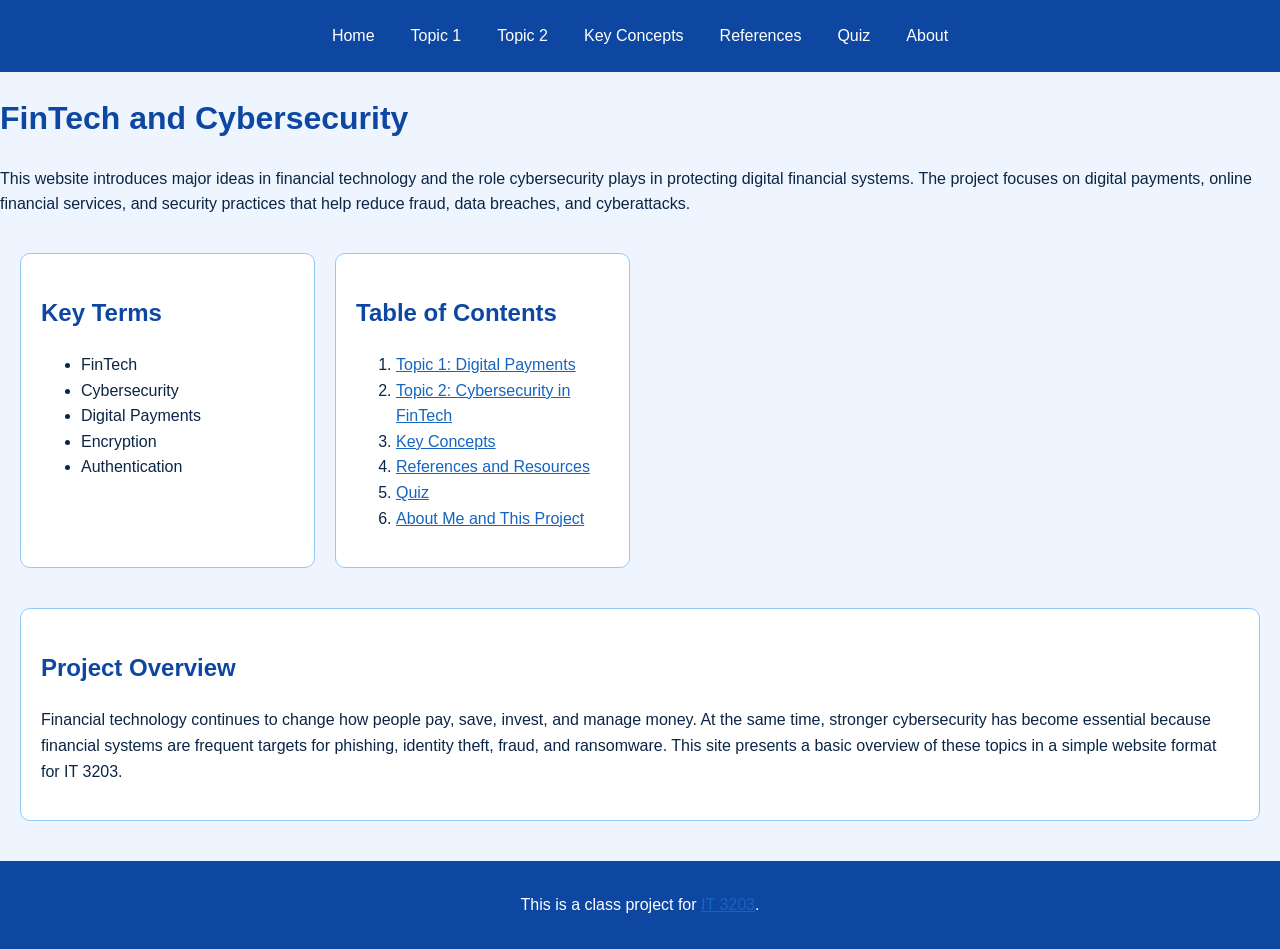
<file: index.html>
<!DOCTYPE html>
<html lang="en">
<head>
  <meta charset="UTF-8">
  <meta name="viewport" content="width=device-width, initial-scale=1.0">
  <title>FinTech and Cybersecurity | Home</title>
  <link rel="stylesheet" href="style.css">
</head>
<body>
  <!-- Main navigation menu -->
 <nav>
  <a href="index.html">Home</a>
  <a href="topic1.html">Topic 1</a>
  <a href="topic2.html">Topic 2</a>
  <a href="concepts.html">Key Concepts</a>
  <a href="references.html">References</a>
  <a href="quiz.html">Quiz</a>
  <a href="about.html">About</a>
</nav>

  <!-- Homepage header -->
  <header id="main">
    <h1>FinTech and Cybersecurity</h1>
    <p>
      This website introduces major ideas in financial technology and the role
      cybersecurity plays in protecting digital financial systems. The project
      focuses on digital payments, online financial services, and security
      practices that help reduce fraud, data breaches, and cyberattacks.
    </p>
  </header>

  <main class="page-grid">
    <!-- Key terms section -->
    <section class="card">
      <h2>Key Terms</h2>
      <ul>
        <li>FinTech</li>
        <li>Cybersecurity</li>
        <li>Digital Payments</li>
        <li>Encryption</li>
        <li>Authentication</li>
      </ul>
    </section>

    <!-- Table of contents section -->
    <section class="card">
      <h2>Table of Contents</h2>
      <ol>
        <li><a href="topic1.html">Topic 1: Digital Payments</a></li>
        <li><a href="topic2.html">Topic 2: Cybersecurity in FinTech</a></li>
        <li><a href="concepts.html">Key Concepts</a></li>
        <li><a href="references.html">References and Resources</a></li>
        <li><a href="quiz.html">Quiz</a></li>
        <li><a href="about.html">About Me and This Project</a></li>
      </ol>
    </section>

    <!-- Project summary section -->
    <section class="card wide-card">
      <h2>Project Overview</h2>
      <p>
        Financial technology continues to change how people pay, save, invest,
        and manage money. At the same time, stronger cybersecurity has become
        essential because financial systems are frequent targets for phishing,
        identity theft, fraud, and ransomware. This site presents a basic
        overview of these topics in a simple website format for IT 3203.
      </p>
    </section>
  </main>

  <!-- Class project footer -->
  <footer>
    <p>
      This is a class project for
      <a href="https://ksuweb.github.io/IT3203/" target="_blank">IT 3203</a>.
    </p>
  </footer>
</body>
</html>
</file>
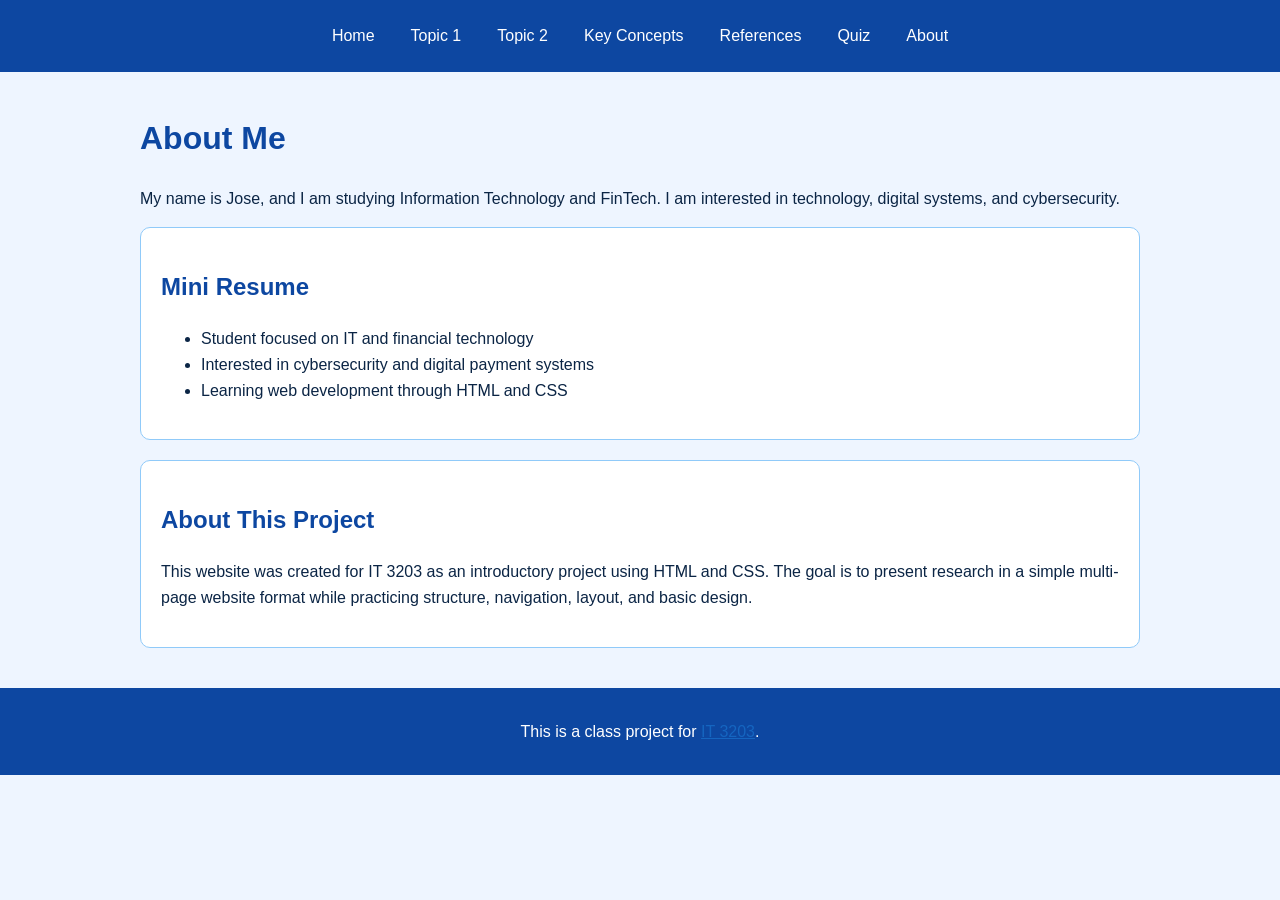
<file: about.html>
<!DOCTYPE html>
<html lang="en">
<head>
  <meta charset="UTF-8">
  <meta name="viewport" content="width=device-width, initial-scale=1.0">
  <title>About Me</title>
  <link rel="stylesheet" href="style.css">
</head>
<body>
  <!-- Main navigation menu -->
  <nav>
    <a href="index.html">Home</a>
    <a href="topic1.html">Topic 1</a>
    <a href="topic2.html">Topic 2</a>
    <a href="concepts.html">Key Concepts</a>
    <a href="references.html">References</a>
    <a href="quiz.html">Quiz</a>
    <a href="about.html">About</a>
  </nav>

  <main class="content-page">
    <header id="main">
      <h1>About Me</h1>
      <p>
        My name is Jose, and I am studying Information Technology and FinTech.
        I am interested in technology, digital systems, and cybersecurity.
      </p>
    </header>

    <section class="card">
      <h2>Mini Resume</h2>
      <ul>
        <li>Student focused on IT and financial technology</li>
        <li>Interested in cybersecurity and digital payment systems</li>
        <li>Learning web development through HTML and CSS</li>
      </ul>
    </section>

    <section class="card">
      <h2>About This Project</h2>
      <p>
        This website was created for IT 3203 as an introductory project using
        HTML and CSS. The goal is to present research in a simple multi-page
        website format while practicing structure, navigation, layout, and basic
        design.
      </p>
    </section>
  </main>

  <!-- Class project footer -->
  <footer>
    <p>
      This is a class project for
      <a href="https://ksuweb.github.io/IT3203/" target="_blank">IT 3203</a>.
    </p>
  </footer>
</body>
</html>
</file>
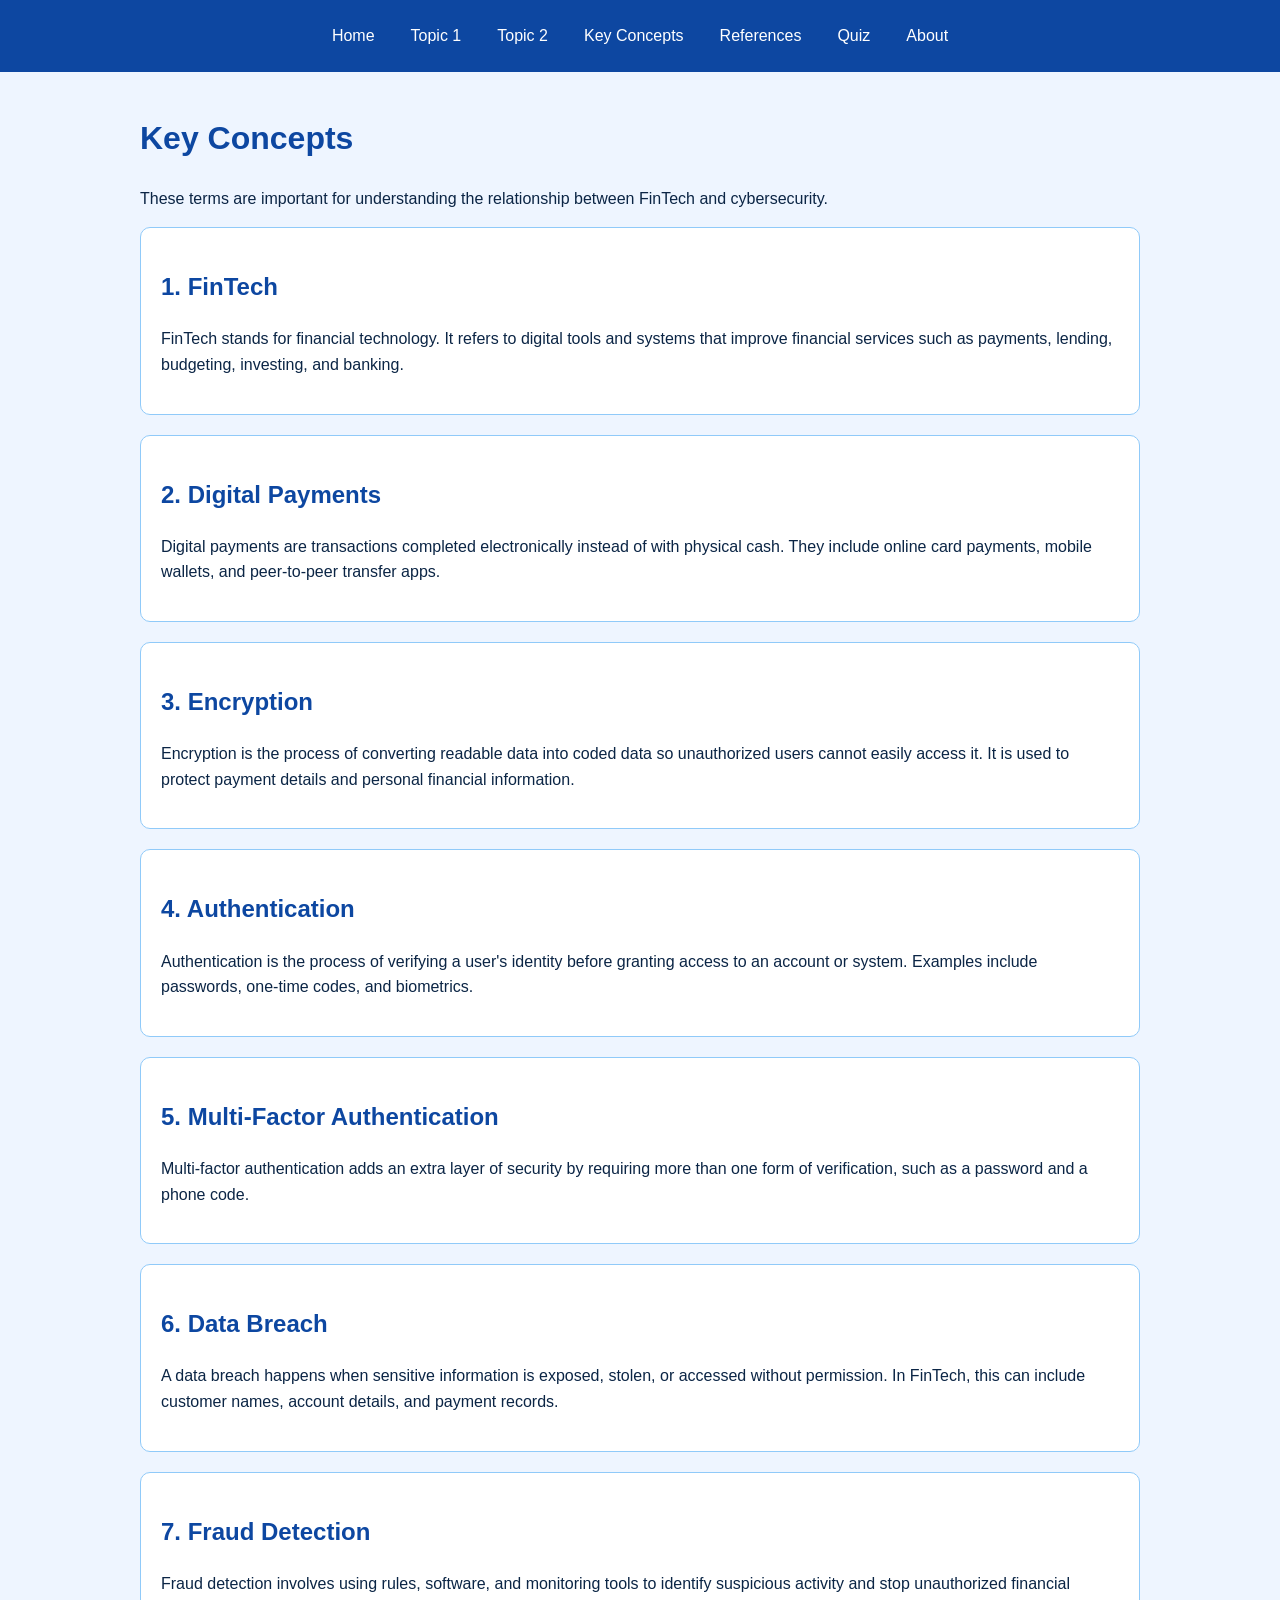
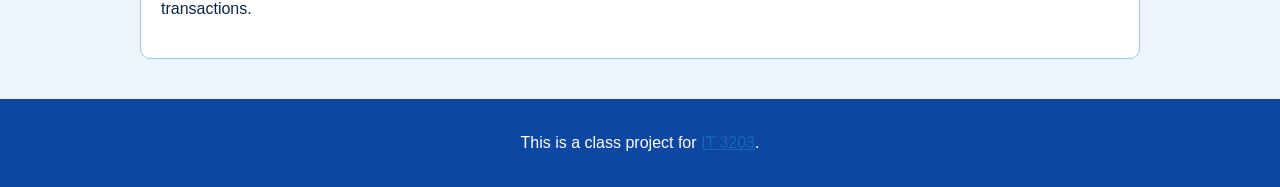
<file: concepts.html>
<!DOCTYPE html>
<html lang="en">
<head>
  <meta charset="UTF-8">
  <meta name="viewport" content="width=device-width, initial-scale=1.0">
  <title>Key Concepts</title>
  <link rel="stylesheet" href="style.css">
</head>
<body>
  <!-- Main navigation menu -->
  <nav>
    <a href="index.html">Home</a>
    <a href="topic1.html">Topic 1</a>
    <a href="topic2.html">Topic 2</a>
    <a href="concepts.html">Key Concepts</a>
    <a href="references.html">References</a>
    <a href="quiz.html">Quiz</a>
    <a href="about.html">About</a>
  </nav>

  <main class="content-page">
    <header id="main">
      <h1>Key Concepts</h1>
      <p>
        These terms are important for understanding the relationship between
        FinTech and cybersecurity.
      </p>
    </header>

    <section class="card">
      <h2>1. FinTech</h2>
      <p>
        FinTech stands for financial technology. It refers to digital tools and
        systems that improve financial services such as payments, lending,
        budgeting, investing, and banking.
      </p>
    </section>

    <section class="card">
      <h2>2. Digital Payments</h2>
      <p>
        Digital payments are transactions completed electronically instead of
        with physical cash. They include online card payments, mobile wallets,
        and peer-to-peer transfer apps.
      </p>
    </section>

    <section class="card">
      <h2>3. Encryption</h2>
      <p>
        Encryption is the process of converting readable data into coded data so
        unauthorized users cannot easily access it. It is used to protect
        payment details and personal financial information.
      </p>
    </section>

    <section class="card">
      <h2>4. Authentication</h2>
      <p>
        Authentication is the process of verifying a user's identity before
        granting access to an account or system. Examples include passwords,
        one-time codes, and biometrics.
      </p>
    </section>

    <section class="card">
      <h2>5. Multi-Factor Authentication</h2>
      <p>
        Multi-factor authentication adds an extra layer of security by requiring
        more than one form of verification, such as a password and a phone code.
      </p>
    </section>

    <section class="card">
      <h2>6. Data Breach</h2>
      <p>
        A data breach happens when sensitive information is exposed, stolen, or
        accessed without permission. In FinTech, this can include customer names,
        account details, and payment records.
      </p>
    </section>

    <section class="card">
      <h2>7. Fraud Detection</h2>
      <p>
        Fraud detection involves using rules, software, and monitoring tools to
        identify suspicious activity and stop unauthorized financial transactions.
      </p>
    </section>
  </main>

  <!-- Class project footer -->
  <footer>
    <p>
      This is a class project for
      <a href="https://ksuweb.github.io/IT3203/" target="_blank">IT 3203</a>.
    </p>
  </footer>
</body>
</html>
</file>
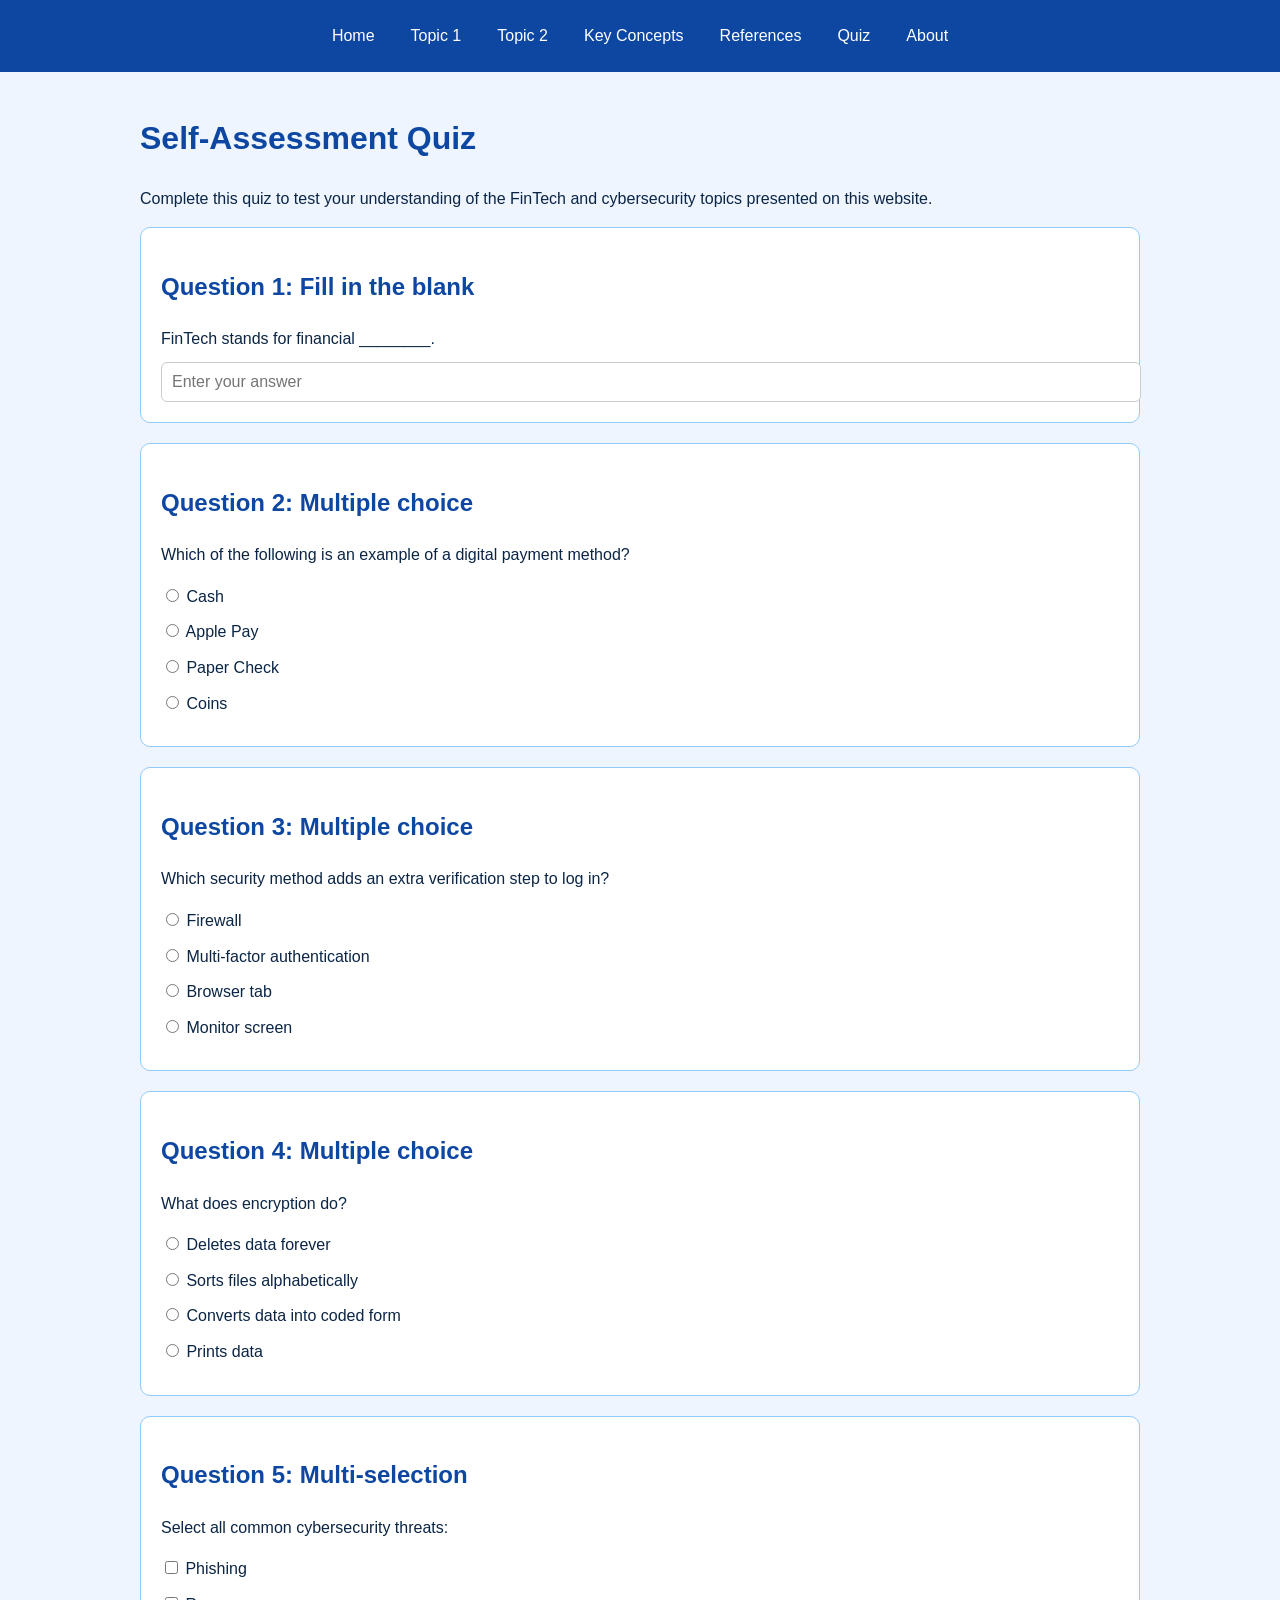
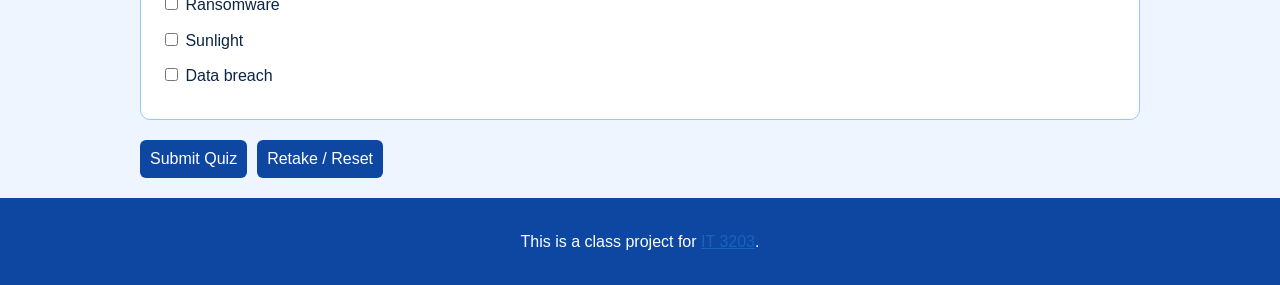
<file: quiz.html>
<!DOCTYPE html>
<html lang="en">
<head>
  <meta charset="UTF-8">
  <meta name="viewport" content="width=device-width, initial-scale=1.0">
  <title>Quiz | FinTech and Cybersecurity</title>
  <link rel="stylesheet" href="style.css">
</head>
<body>
  <!-- Main navigation menu -->
  <nav>
    <a href="index.html">Home</a>
    <a href="topic1.html">Topic 1</a>
    <a href="topic2.html">Topic 2</a>
    <a href="concepts.html">Key Concepts</a>
    <a href="references.html">References</a>
    <a href="quiz.html">Quiz</a>
    <a href="about.html">About</a>
  </nav>

  <main class="content-page">
    <header id="main">
      <h1>Self-Assessment Quiz</h1>
      <p>
        Complete this quiz to test your understanding of the FinTech and
        cybersecurity topics presented on this website.
      </p>
    </header>

    <!-- Quiz form -->
    <form id="quizForm" class="quiz-form">
      <section class="card">
        <h2>Question 1: Fill in the blank</h2>
        <label for="q1">
          FinTech stands for financial ________.
        </label>
        <input type="text" id="q1" name="q1" placeholder="Enter your answer">
      </section>

      <section class="card">
        <h2>Question 2: Multiple choice</h2>
        <p>Which of the following is an example of a digital payment method?</p>
        <label><input type="radio" name="q2" value="cash"> Cash</label>
        <label><input type="radio" name="q2" value="applepay"> Apple Pay</label>
        <label><input type="radio" name="q2" value="check"> Paper Check</label>
        <label><input type="radio" name="q2" value="coins"> Coins</label>
      </section>

      <section class="card">
        <h2>Question 3: Multiple choice</h2>
        <p>Which security method adds an extra verification step to log in?</p>
        <label><input type="radio" name="q3" value="firewall"> Firewall</label>
        <label><input type="radio" name="q3" value="multifactor"> Multi-factor authentication</label>
        <label><input type="radio" name="q3" value="browser"> Browser tab</label>
        <label><input type="radio" name="q3" value="monitor"> Monitor screen</label>
      </section>

      <section class="card">
        <h2>Question 4: Multiple choice</h2>
        <p>What does encryption do?</p>
        <label><input type="radio" name="q4" value="delete"> Deletes data forever</label>
        <label><input type="radio" name="q4" value="sort"> Sorts files alphabetically</label>
        <label><input type="radio" name="q4" value="protect"> Converts data into coded form</label>
        <label><input type="radio" name="q4" value="print"> Prints data</label>
      </section>

      <section class="card">
        <h2>Question 5: Multi-selection</h2>
        <p>Select all common cybersecurity threats:</p>
        <label><input type="checkbox" name="q5" value="phishing"> Phishing</label>
        <label><input type="checkbox" name="q5" value="ransomware"> Ransomware</label>
        <label><input type="checkbox" name="q5" value="sunlight"> Sunlight</label>
        <label><input type="checkbox" name="q5" value="databreach"> Data breach</label>
      </section>

      <div class="quiz-buttons">
        <button type="button" onclick="gradeQuiz()">Submit Quiz</button>
        <button type="reset" onclick="resetQuiz()">Retake / Reset</button>
      </div>
    </form>

    <!-- Results shown here -->
    <section id="results" class="card results-box hidden">
      <h2>Quiz Results</h2>
      <div id="summary"></div>
      <div id="details"></div>
    </section>
  </main>

  <footer>
    <p>
      This is a class project for
      <a href="https://ksuweb.github.io/IT3203/" target="_blank">IT 3203</a>.
    </p>
  </footer>

  <script src="quiz.js"></script>
</body>
</html>
</file>
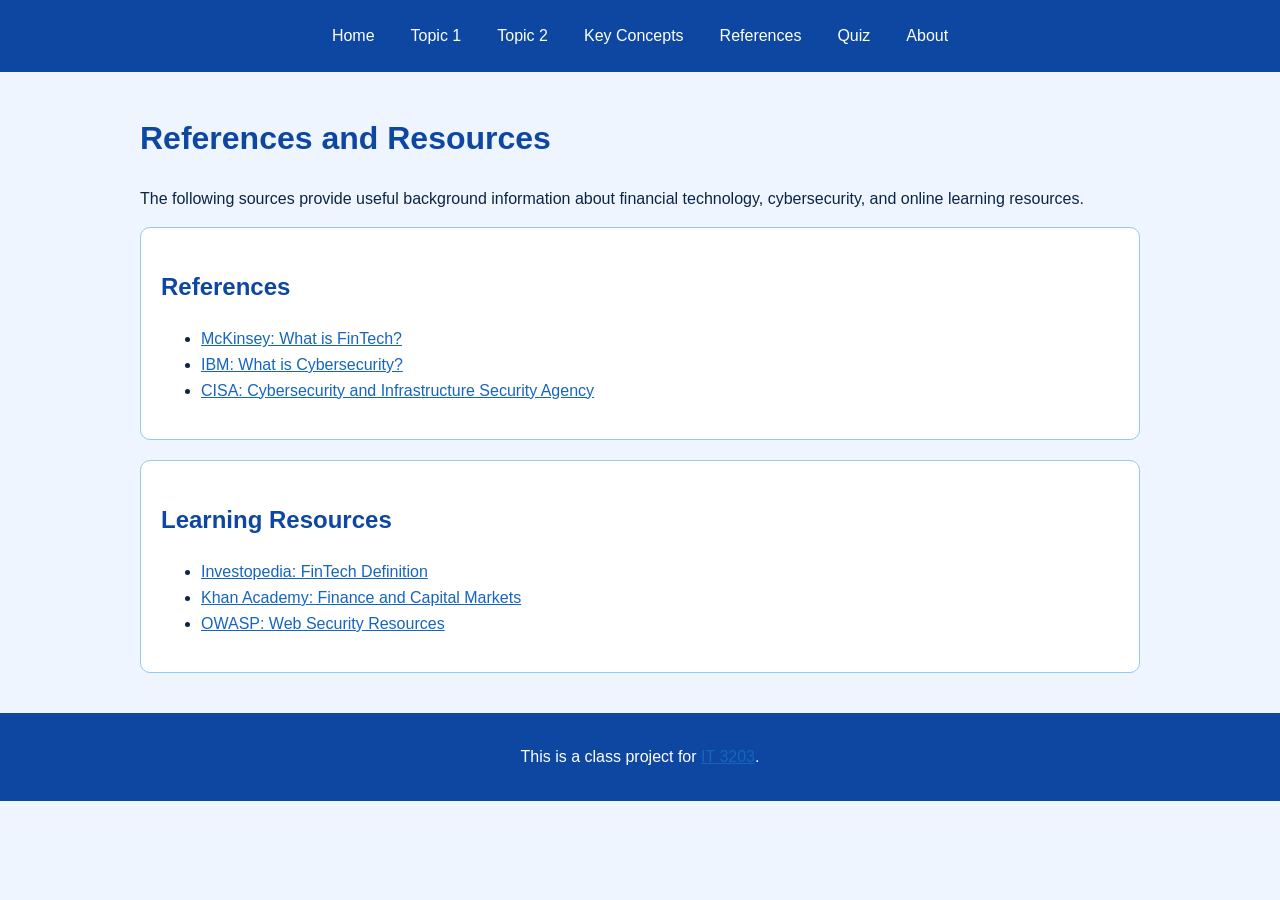
<file: references.html>
<!DOCTYPE html>
<html lang="en">
<head>
  <meta charset="UTF-8">
  <meta name="viewport" content="width=device-width, initial-scale=1.0">
  <title>References and Resources</title>
  <link rel="stylesheet" href="style.css">
</head>
<body>
  <!-- Main navigation menu -->
  <nav>
    <a href="index.html">Home</a>
    <a href="topic1.html">Topic 1</a>
    <a href="topic2.html">Topic 2</a>
    <a href="concepts.html">Key Concepts</a>
    <a href="references.html">References</a>
    <a href="quiz.html">Quiz</a>
    <a href="about.html">About</a>
  </nav>

  <main class="content-page">
    <header id="main">
      <h1>References and Resources</h1>
      <p>
        The following sources provide useful background information about
        financial technology, cybersecurity, and online learning resources.
      </p>
    </header>

    <section class="card">
      <h2>References</h2>
      <ul>
        <li>
          <a href="https://www.mckinsey.com/featured-insights/mckinsey-explainers/what-is-fintech" target="_blank">
            McKinsey: What is FinTech?
          </a>
        </li>
        <li>
          <a href="https://www.ibm.com/topics/cybersecurity" target="_blank">
            IBM: What is Cybersecurity?
          </a>
        </li>
        <li>
          <a href="https://www.cisa.gov/" target="_blank">
            CISA: Cybersecurity and Infrastructure Security Agency
          </a>
        </li>
      </ul>
    </section>

    <section class="card">
      <h2>Learning Resources</h2>
      <ul>
        <li>
          <a href="https://www.investopedia.com/terms/f/fintech.asp" target="_blank">
            Investopedia: FinTech Definition
          </a>
        </li>
        <li>
          <a href="https://www.khanacademy.org/economics-finance-domain/core-finance" target="_blank">
            Khan Academy: Finance and Capital Markets
          </a>
        </li>
        <li>
          <a href="https://owasp.org/" target="_blank">
            OWASP: Web Security Resources
          </a>
        </li>
      </ul>
    </section>
  </main>

  <!-- Class project footer -->
  <footer>
    <p>
      This is a class project for
      <a href="https://ksuweb.github.io/IT3203/" target="_blank">IT 3203</a>.
    </p>
  </footer>
</body>
</html>
</file>
<file: style.css>
/* ================= BASE ================= */
body {
  font-family: Arial, Helvetica, sans-serif;
  margin: 0;
  background-color: #eef5ff;
  color: #0b2545;
  line-height: 1.6;
}

h1, h2 {
  color: #0d47a1;
}

p, li, label, input, button {
  font-size: 1rem;
}

/* ================= LAYOUT ================= */
.page-grid {
  display: grid;
  grid-template-columns: repeat(auto-fit, minmax(280px, 1fr));
  gap: 20px;
  padding: 20px;
}

.content-page {
  max-width: 1000px;
  margin: 0 auto;
  padding: 20px;
}

.card {
  background-color: #ffffff;
  border: 1px solid #90caf9;
  border-radius: 10px;
  padding: 20px;
  margin-bottom: 20px;
}

.wide-card {
  grid-column: 1 / -1;
}

.image-note {
  font-size: 0.9rem;
}

/* ================= NAV ================= */
nav {
  display: flex;
  justify-content: center;
  flex-wrap: wrap;
  gap: 12px;
  background-color: #0d47a1;
  padding: 15px;
}

nav a {
  color: white;
  text-decoration: none;
  padding: 8px 12px;
  border-radius: 6px;
}

nav a:hover {
  background-color: #1565c0;
}

/* ================= LINKS ================= */
a {
  color: #1565c0;
}

/* ================= IMAGES ================= */
img {
  max-width: 100%;
  height: auto;
  border-radius: 8px;
}

/* ================= TABLE ================= */
table {
  width: 100%;
  border-collapse: collapse;
  margin-top: 15px;
  display: block;
  overflow-x: auto;
}

th, td {
  border: 1px solid #ccc;
  padding: 10px;
}

th {
  background-color: #0d47a1;
  color: white;
}

/* ================= QUIZ ================= */
.quiz-form label {
  display: block;
  margin: 10px 0;
}

.quiz-buttons {
  display: flex;
  gap: 10px;
  margin-top: 15px;
}

.results-box {
  margin-top: 20px;
}

.correct {
  color: green;
  font-weight: bold;
}

.incorrect {
  color: red;
  font-weight: bold;
}

.hidden {
  display: none;
}

/* ================= INPUTS ================= */
input[type="text"] {
  width: 100%;
  padding: 10px;
  border-radius: 6px;
  border: 1px solid #ccc;
}

button {
  background-color: #0d47a1;
  color: white;
  border: none;
  padding: 10px;
  border-radius: 6px;
  cursor: pointer;
}

button:hover {
  background-color: #1565c0;
}

/* ================= FOOTER ================= */
footer {
  text-align: center;
  padding: 15px;
  background-color: #0d47a1;
  color: white;
}

/* ================= RESPONSIVE ================= */

/* Tablet */
@media (max-width: 768px) {
  nav {
    flex-direction: column;
    align-items: center;
  }

  .page-grid {
    grid-template-columns: 1fr;
  }

  .quiz-buttons {
    flex-direction: column;
  }
}

/* Mobile */
@media (max-width: 480px) {
  h1 {
    font-size: 1.5rem;
  }

  h2 {
    font-size: 1.2rem;
  }

  nav a {
    width: 100%;
    text-align: center;
  }
}
</file>
